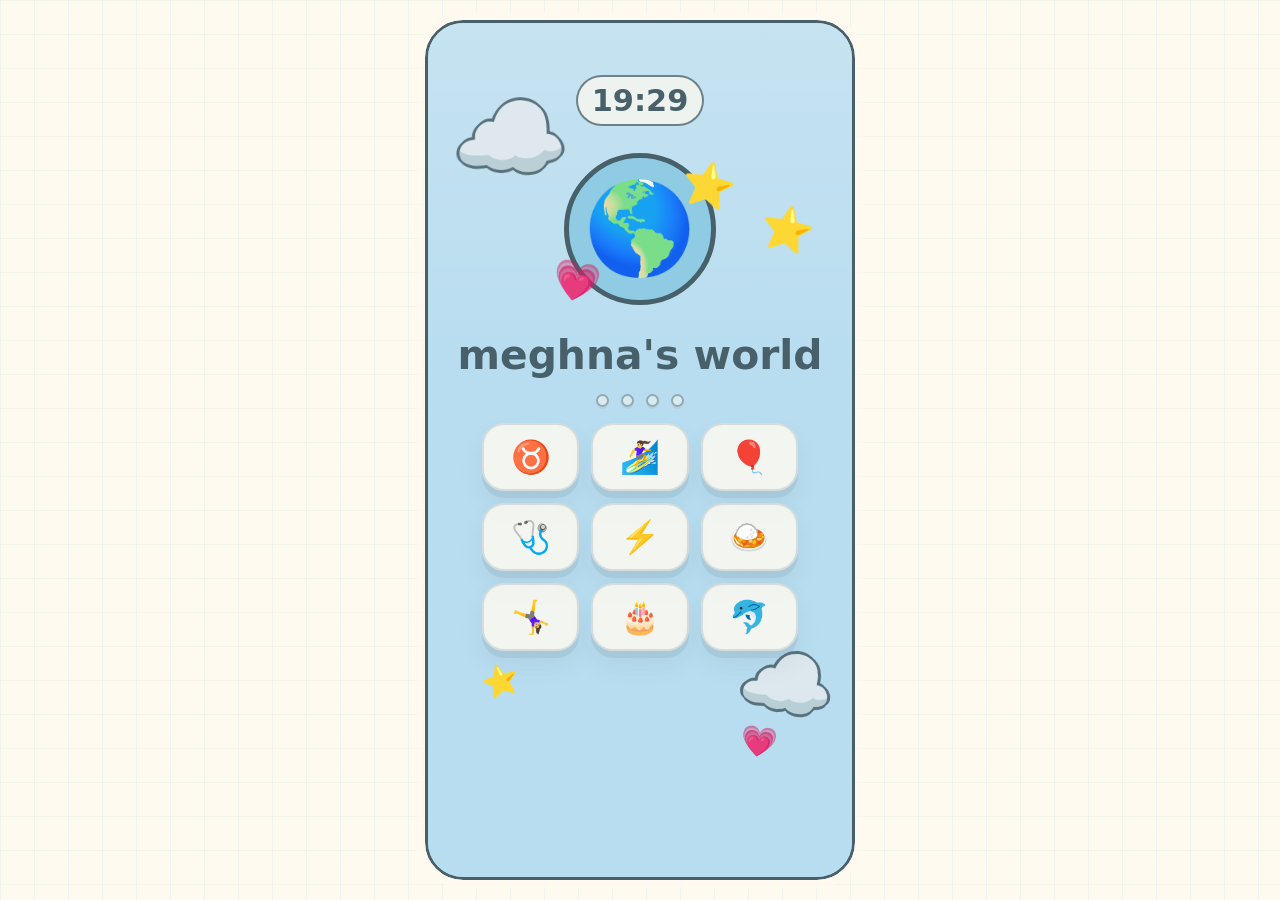
<file: index.html>
<!doctype html>
<html lang="en">
  <head>
    <meta charset="utf-8" />
    <meta name="viewport" content="width=device-width, initial-scale=1" />
    <title>meghna's world</title>
    <meta name="description" content="a soft birthday world for meghna" />
    <link rel="stylesheet" href="./styles.css" />
    <script src="./app.js" defer></script>
  </head>
  <body>
    <main class="world-page">
      <section class="world-frame" aria-label="meghna's world">
        <section class="lock-screen" data-screen="lock" aria-label="lock screen">
          <div class="sticker-cloud sticker-cloud-one" aria-hidden="true"></div>
          <div class="sticker-cloud sticker-cloud-two" aria-hidden="true"></div>
          <div class="decor-star lock-star-a" aria-hidden="true"></div>
          <div class="decor-star lock-star-b" aria-hidden="true"></div>
          <div class="decor-heart lock-heart-a" aria-hidden="true"></div>
          <p class="lock-time" data-lock-time>00:00</p>

          <div class="lock-centerpiece" aria-hidden="true">
            <div class="emoji-world">🌎</div>
            <div class="decor-star star-icon"></div>
            <div class="decor-heart heart-icon"></div>
          </div>

       <h1 class="lock-title">meghna's world</h1>

<div class="emoji-passcode" aria-label="emoji passcode lock">
  <div class="passcode-dots" aria-hidden="true">
    <span class="passcode-dot" data-passcode-dot></span>
    <span class="passcode-dot" data-passcode-dot></span>
    <span class="passcode-dot" data-passcode-dot></span>
    <span class="passcode-dot" data-passcode-dot></span>
  </div>

  <div class="emoji-keypad" data-emoji-keypad>
    <button class="emoji-key" type="button" data-passcode-key="♉" aria-label="Taurus">♉</button>
    <button class="emoji-key" type="button" data-passcode-key="🏄‍♀️" aria-label="surfer girl">🏄‍♀️</button>
    <button class="emoji-key" type="button" data-passcode-key="🎈" aria-label="balloon">🎈</button>

    <button class="emoji-key" type="button" data-passcode-key="🩺" aria-label="stethoscope">🩺</button>
    <button class="emoji-key" type="button" data-passcode-key="⚡" aria-label="lightning">⚡</button>
    <button class="emoji-key" type="button" data-passcode-key="🍛" aria-label="curry">🍛</button>

    <button class="emoji-key" type="button" data-passcode-key="🤸‍♀️" aria-label="cartwheel girl">🤸‍♀️</button>
    <button class="emoji-key" type="button" data-passcode-key="🎂" aria-label="birthday cake">🎂</button>
    <button class="emoji-key" type="button" data-passcode-key="🐬" aria-label="dolphin">🐬</button>
  </div>
</div>
          
        </section>

        <section class="phone-layer hidden" data-screen="home" aria-label="home screen">
          <section class="home-screen">
            <div class="home-wallpaper" aria-hidden="true">
              <div class="wall-cloud wall-cloud-a"></div>
              <div class="wall-cloud wall-cloud-b"></div>
              <div class="decor-star wall-star"></div>
              <div class="decor-star wall-star-small"></div>
              <div class="decor-heart wall-heart"></div>
              <div class="decor-heart wall-heart-small"></div>
            </div>

            <div class="home-name-card">
              <div class="emoji-world home-mini-earth" aria-hidden="true">🌎</div>
              <p>meghna's world</p>
            </div>

            <nav class="app-grid" aria-label="apps" data-app-grid></nav>

            <footer class="home-credits" aria-label="site credits">
              <p>♉ Launched for Meghna's 27th Birthday</p>
              <p>🧰 Last update <span data-last-update></span></p>
              <p>💌 Made with love by <a href="https://x.com/kyrawhoo" target="_blank" rel="noopener noreferrer">@kyrawhoo</a></p>
            </footer>
          </section>

          <section class="app-window hidden" data-app-window aria-live="polite">
            <header class="app-window-header">
              <button class="round-icon-button" type="button" data-close-app aria-label="home">
                <span aria-hidden="true">home</span>
              </button>
              <h2 data-app-title></h2>
            </header>
            <div class="app-window-content" data-app-content></div>
          </section>
        </section>
      </section>
    </main>
  </body>
</html>
</file>
<file: styles.css>
:root {
  --cream: #fffaf0;
  --blue: #b8ddf0;
  --blue-deep: #8fcbe2;
  --teal: #7fb8b1;
  --sage: #cfe2c7;
  --butter: #fff0a8;
  --coral: #ef8f83;
  --peach: #ffd4b8;
  --ink: #48606a;
  --line: rgba(72, 96, 106, 0.78);
}

* {
  box-sizing: border-box;
}

html,
body {
  min-height: 100%;
  margin: 0;
}

body {
  background:
    linear-gradient(90deg, rgba(184, 221, 240, 0.22) 1px, transparent 1px),
    linear-gradient(180deg, rgba(207, 226, 199, 0.24) 1px, transparent 1px),
    var(--cream);
  background-size: 34px 34px;
  color: var(--ink);
  font-family:
    Nunito,
    Quicksand,
    "Avenir Next Rounded",
    "Arial Rounded MT Bold",
    ui-rounded,
    system-ui,
    sans-serif;
  letter-spacing: 0;
  -webkit-text-size-adjust: 100%;
  text-size-adjust: 100%;
}

button {
  border: 0;
  color: inherit;
  cursor: pointer;
  font: inherit;
  letter-spacing: 0;
}

img {
  display: block;
  filter: none;
  mix-blend-mode: normal;
  opacity: 1;
}

::selection {
  background: var(--butter);
}

.hidden {
  display: none !important;
}

.world-page {
  display: grid;
  min-height: 100dvh;
  place-items: center;
  padding: 18px;
}

.world-frame {
  position: relative;
  width: min(430px, calc(100vw - 28px));
  height: min(860px, calc(100dvh - 28px));
  min-height: 680px;
  overflow: hidden;
  border: 3px solid var(--ink);
  border-radius: 38px;
  background: var(--blue);
  outline: 8px solid rgba(255, 250, 240, 0.86);
}

.phone-layer,
.lock-screen,
.home-screen {
  position: absolute;
  inset: 0;
}

.lock-screen {
  display: flex;
  flex-direction: column;
  align-items: center;
  justify-content: flex-start;
  padding: 104px 24px 34px;
  background:
    linear-gradient(180deg, rgba(255, 250, 240, 0.2), transparent 42%),
    var(--blue);
}

.sticker-cloud,
.wall-cloud {
  position: absolute;
  display: grid;
  place-items: center;
  border: 0;
  background: transparent;
  color: var(--cream);
  font-family:
    "Apple Color Emoji",
    "Segoe UI Emoji",
    "Noto Color Emoji",
    sans-serif;
  line-height: 1;
  text-shadow:
    -3px 0 var(--ink),
    0 3px var(--ink),
    3px 0 var(--ink),
    0 -3px var(--ink);
}

.sticker-cloud {
  width: auto;
  height: auto;
  font-size: 5.8rem;
  opacity: 0.86;
}

.sticker-cloud::before,
.wall-cloud::before {
  content: "☁️";
}

.sticker-cloud-one {
  left: 24px;
  top: 70px;
  transform: rotate(-4deg);
}

.sticker-cloud-two {
  right: 18px;
  bottom: 154px;
  font-size: 4.8rem;
  transform: rotate(5deg);
}

.lock-time {
  position: absolute;
  top: 52px;
  margin: 0;
  padding: 6px 14px;
  border: 2px solid var(--line);
  border-radius: 999px;
  background: rgba(255, 250, 240, 0.72);
  font-size: clamp(1.25rem, 5vw, 1.9rem);
  font-weight: 800;
}

.lock-centerpiece {
  position: relative;
  width: 152px;
  height: 152px;
  flex: 0 0 auto;
  margin: 26px 0 24px;
  z-index: 2;
}

.emoji-world {
  display: grid;
  width: 152px;
  height: 152px;
  place-items: center;
  border: 5px solid var(--ink);
  border-radius: 999px;
  background: var(--blue-deep);
  font-family:
    "Apple Color Emoji",
    "Segoe UI Emoji",
    "Noto Color Emoji",
    sans-serif;
  font-size: 5.6rem;
  line-height: 1;
}

.earth-icon {
  width: 152px;
  height: 152px;
  border: 5px solid var(--ink);
  border-radius: 999px;
  background:
    radial-gradient(circle at 35% 32%, var(--cream) 0 4px, transparent 5px),
    radial-gradient(circle at 70% 42%, var(--cream) 0 3px, transparent 4px),
    linear-gradient(90deg, transparent 47%, rgba(72, 96, 106, 0.42) 48% 52%, transparent 53%),
    linear-gradient(0deg, transparent 48%, rgba(72, 96, 106, 0.42) 49% 51%, transparent 52%),
    var(--blue-deep);
}

.decor-star,
.decor-heart,
.star-icon,
.heart-icon,
.wall-star,
.wall-heart {
  display: grid;
  place-items: center;
  width: 48px;
  height: 48px;
  border: 0;
  background: transparent;
  font-family:
    "Apple Color Emoji",
    "Segoe UI Emoji",
    "Noto Color Emoji",
    sans-serif;
  line-height: 1;
  transform: rotate(12deg);
}

.decor-star::before,
.star-icon::before,
.wall-star::before {
  content: "⭐";
  font-size: 2.7rem;
}

.decor-heart::before,
.heart-icon::before,
.wall-heart::before {
  content: "💗";
  font-size: 2.4rem;
}

.lock-centerpiece .star-icon,
.lock-centerpiece .heart-icon,
.wall-star,
.wall-heart,
.lock-star-a,
.lock-star-b,
.lock-heart-a,
.wall-star-small,
.wall-heart-small {
  position: absolute;
}

.lock-centerpiece .star-icon {
  right: -13px;
  top: 8px;
}

.lock-centerpiece .heart-icon {
  bottom: 0;
  left: -12px;
}

.lock-star-a {
  top: 182px;
  right: 44px;
}

.lock-star-b {
  left: 54px;
  bottom: 178px;
  width: 34px;
  height: 34px;
  transform: rotate(-16deg);
}

.lock-star-b::before {
  font-size: 1.9rem;
}

.lock-heart-a {
  right: 78px;
  bottom: 118px;
  width: 34px;
  height: 34px;
  transform: rotate(8deg);
}

.lock-heart-a::before {
  font-size: 1.85rem;
}

.lock-title {
  position: relative;
  z-index: 2;
  margin: 6px 0 0;
  color: var(--ink);
  font-size: clamp(1.85rem, 7vw, 2.55rem);
  font-weight: 900;
  line-height: 1;
  text-align: center;
}

.swipe-button {
  position: absolute;
  bottom: 38px;
  left: 50%;
  display: grid;
  min-width: 142px;
  place-items: center;
  gap: 9px;
  transform: translateX(-50%);
  border: 2px solid var(--line);
  border-radius: 999px;
  background: rgba(255, 250, 240, 0.72);
  padding: 10px 18px 12px;
  font-size: 0.9rem;
  font-weight: 800;
}

.swipe-handle {
  width: 50px;
  height: 6px;
  border: 2px solid var(--line);
  border-radius: 999px;
  background: var(--cream);
}

.home-screen {
  display: flex;
  flex-direction: column;
  gap: 20px;
  overflow: hidden;
  padding: 32px 22px 24px;
  background:
    linear-gradient(180deg, rgba(255, 250, 240, 0.24), transparent 48%),
    var(--blue);
}

.home-wallpaper {
  position: absolute;
  inset: 0;
  pointer-events: none;
}

.wall-cloud {
  width: auto;
  height: auto;
  font-size: 5.8rem;
  opacity: 0.72;
}

.wall-cloud-a {
  left: -26px;
  top: 100px;
  transform: rotate(-7deg);
}

.wall-cloud-b {
  right: -34px;
  top: 232px;
  font-size: 5.5rem;
  transform: rotate(8deg);
}

.wall-star {
  right: 24px;
  top: 72px;
}

.wall-heart {
  bottom: 138px;
  left: 22px;
}

.wall-star-small {
  right: 116px;
  bottom: 196px;
  width: 32px;
  height: 32px;
  transform: rotate(-12deg);
}

.wall-star-small::before {
  font-size: 1.85rem;
}

.wall-heart-small {
  right: 42px;
  bottom: 108px;
  width: 32px;
  height: 32px;
  transform: rotate(10deg);
}

.wall-heart-small::before {
  font-size: 1.8rem;
}

.home-name-card {
  position: relative;
  z-index: 1;
  display: flex;
  align-items: center;
  gap: 12px;
  width: fit-content;
  max-width: 100%;
  padding: 8px 16px 8px 9px;
}

.home-mini-earth {
  width: 48px;
  height: 48px;
  border: 0;
  background: transparent;
  font-size: 1.75rem;
}

.home-name-card p {
  margin: 0;
  font-size: 1.02rem;
  font-weight: 900;
}

.app-grid {
  position: relative;
  z-index: 1;
  display: grid;
  grid-template-columns: repeat(2, max-content);
  justify-content: center;
  column-gap: 50px;
  row-gap: 16px;
  margin-top: -4px;
}

.app-icon-button {
  display: grid;
  min-width: 0;
  place-items: center;
  gap: 10px;
  background: transparent;
}

.app-icon-tile {
  display: grid;
  width: clamp(96px, 28vw, 124px);
  aspect-ratio: 1;
  place-items: center;
  border: 3px solid var(--ink);
  border-radius: 28px;
  font-family:
    "Apple Color Emoji",
    "Segoe UI Emoji",
    "Noto Color Emoji",
    sans-serif;
  font-size: 3.35rem;
  font-weight: 950;
  line-height: 1;
}

.app-icon-label {
  max-width: 100%;
  overflow-wrap: anywhere;
  border: 2px solid rgba(72, 96, 106, 0.58);
  border-radius: 999px;
  background: rgba(255, 250, 240, 0.78);
  padding: 5px 11px 6px;
  font-size: 0.86rem;
  font-weight: 900;
}

.home-credits {
  position: relative;
  z-index: 1;
  display: grid;
  gap: 5px;
  margin-top: auto;
  border: none !important;
  border-radius: 0 !important;
  outline: none !important;
  background: none !important;
  box-shadow: none !important;
  padding: 0 !important;
  font-size: 0.69rem;
  font-weight: 850;
  line-height: 1.25;
  text-align: center;
}

.home-credits p {
  margin: 0;
}

.home-credits a {
  color: var(--ink);
  text-decoration: underline;
  text-decoration-thickness: 2px;
  text-underline-offset: 2px;
}

.app-window {
  position: absolute;
  inset: 12px;
  z-index: 5;
  display: flex;
  flex-direction: column;
  overflow: hidden;
  border: 3px solid var(--ink);
  border-radius: 30px;
  background: var(--cream);
}

.app-window-header {
  display: grid;
  grid-template-columns: 58px 1fr 58px;
  align-items: center;
  gap: 10px;
  border-bottom: 3px solid var(--ink);
  background: var(--app-accent);
  padding: 12px;
}

.app-window-header h2 {
  margin: 0;
  font-size: 1.08rem;
  font-weight: 950;
  text-align: center;
}

.round-icon-button {
  display: grid;
  min-width: 42px;
  min-height: 38px;
  place-items: center;
  border: 2px solid var(--line);
  border-radius: 999px;
  background: var(--cream);
  padding: 0 10px;
  font-size: 0.78rem;
  font-weight: 950;
  line-height: 1;
}

.round-icon-button:hover {
  background: var(--butter);
}

.app-window-content {
  position: relative;
  flex: 1;
  overflow: auto;
  scrollbar-color: var(--sage) transparent;
  scrollbar-width: thin;
}

.app-window-content::-webkit-scrollbar {
  width: 8px;
}

.app-window-content::-webkit-scrollbar-thumb {
  border-radius: 999px;
  background: var(--sage);
}

.messages-app,
.photos-app,
.notes-app,
.blahaj-app,
.raye-app {
  min-height: 100%;
  padding: 18px;
}

.message-intro,
.photos-heading,
.notes-heading,
.blahaj-heading,
.raye-intro {
  display: flex;
  align-items: center;
  justify-content: space-between;
  gap: 14px;
  margin-bottom: 16px;
  border: 2px solid var(--line);
  border-radius: 22px;
  background: rgba(255, 250, 240, 0.72);
  padding: 13px 14px;
}

.message-intro p,
.photos-heading p,
.notes-heading p,
.blahaj-heading p,
.detail-topbar p {
  margin: 0;
  font-size: 1.05rem;
  font-weight: 950;
}

.heading-shark {
  font-family:
    "Apple Color Emoji",
    "Segoe UI Emoji",
    "Noto Color Emoji",
    sans-serif;
  font-size: 2rem;
  line-height: 1;
}

.message-list,
.notes-stack {
  display: grid;
  gap: 13px;
}

.message-row {
  display: grid;
  grid-template-columns: 54px 1fr;
  align-items: center;
  gap: 12px;
  min-width: 0;
  border: 2px solid rgba(72, 96, 106, 0.62);
  border-radius: 22px;
  background: #fffdf8;
  padding: 10px;
  text-align: left;
}

.message-avatar {
  display: grid;
  width: 54px;
  aspect-ratio: 1;
  place-items: center;
  border: 2px solid var(--line);
  border-radius: 20px;
  color: var(--ink);
  font-size: 1.35rem;
  font-weight: 950;
  text-transform: lowercase;
}

.message-row-copy {
  min-width: 0;
}

.message-row-top {
  display: flex;
  align-items: center;
  justify-content: space-between;
  gap: 8px;
  min-width: 0;
}

.message-row-top strong {
  overflow: hidden;
  font-size: 0.98rem;
  font-weight: 950;
  text-overflow: ellipsis;
}

.message-unread-dot {
  flex: 0 0 auto;
  width: 13px;
  height: 13px;
  border: 2px solid rgba(72, 96, 106, 0.44);
  border-radius: 999px;
  background: var(--blue-deep);
}

.message-row-copy > span:last-child {
  display: block;
  margin-top: 3px;
  overflow: hidden;
  font-size: 0.82rem;
  font-weight: 750;
  opacity: 0.76;
  text-overflow: ellipsis;
  white-space: nowrap;
}

.detail-topbar {
  display: grid;
  grid-template-columns: 58px 1fr 42px;
  align-items: center;
  gap: 10px;
  margin-bottom: 18px;
}

.detail-topbar p {
  text-align: center;
}

.message-note-stage {
  position: relative;
  display: grid;
  min-height: 310px;
  place-items: center;
  border: 3px solid var(--ink);
  border-radius: 20px;
  padding: 22px;
}

.paper-tape {
  position: absolute;
  top: -14px;
  width: 58px;
  height: 25px;
  border: 2px solid var(--line);
  border-radius: 8px;
}

.paper-tape-left {
  left: 34px;
  transform: rotate(-7deg);
}

.paper-tape-right {
  right: 34px;
  transform: rotate(6deg);
}

.message-image {
  width: 100%;
  max-height: 430px;
  object-fit: contain;
  border: 2px solid rgba(72, 96, 106, 0.46);
  border-radius: 14px;
  background: var(--cream);
}

.message-placeholder {
  display: grid;
  place-items: center;
  gap: 10px;
  max-width: 230px;
  text-align: center;
}

.message-detail-note {
  margin: 18px 0 0;
  border: 2px solid rgba(72, 96, 106, 0.48);
  border-radius: 18px;
  background: rgba(207, 226, 199, 0.44);
  padding: 12px 14px;
  font-size: 0.9rem;
  font-weight: 800;
  line-height: 1.45;
}

.photo-grid {
  display: grid;
  grid-template-columns: repeat(2, minmax(0, 1fr));
  gap: 16px 12px;
  padding-bottom: 12px;
}

.photo-card {
  position: relative;
  display: grid;
  gap: 8px;
  min-width: 0;
  border: 2px solid var(--line);
  border-radius: 12px;
  background: var(--photo-paper);
  padding: 10px 10px 12px;
  transition: transform 160ms ease;
}

.photo-card:hover {
  transform: translateY(-4px);
}

.photo-tape {
  position: absolute;
  top: -9px;
  left: 50%;
  width: 48px;
  height: 18px;
  transform: translateX(-50%) rotate(-3deg);
  border: 2px solid rgba(72, 96, 106, 0.48);
  border-radius: 6px;
  background: var(--photo-tape);
}

.photo-image-slot {
  display: grid;
  width: 100%;
  aspect-ratio: 1;
  place-items: center;
  overflow: hidden;
  border: 2px solid rgba(72, 96, 106, 0.44);
  border-radius: 10px;
  background: var(--photo-fill);
}

.photo-image-slot img,
.photo-lightbox-image img {
  width: 100%;
  height: 100%;
  object-fit: cover;
}

.photo-caption {
  display: block;
  min-height: 2.55em;
  font-size: 0.82rem;
  font-weight: 900;
  line-height: 1.25;
  text-align: center;
}

.photo-lightbox {
  position: absolute;
  inset: 0;
  z-index: 4;
  display: grid;
  place-items: center;
  background: rgba(255, 250, 240, 0.72);
  padding: 18px;
}

.photo-lightbox-card {
  display: grid;
  gap: 12px;
  width: min(100%, 310px);
  border: 3px solid var(--ink);
  border-radius: 20px;
  background: var(--cream);
  padding: 12px;
}

.photo-lightbox-card .round-icon-button {
  justify-self: end;
}

.photo-lightbox-image {
  display: grid;
  aspect-ratio: 1;
  place-items: center;
  overflow: hidden;
  border: 2px solid var(--line);
  border-radius: 14px;
}

.photo-lightbox-card p {
  margin: 0;
  font-size: 0.95rem;
  font-weight: 950;
  text-align: center;
}

.notes-heading {
  justify-content: center;
  margin-bottom: 18px;
}

.notes-heading p {
  font-size: 1.28rem;
  text-align: center;
}

.note-card {
  display: block;
  width: 100%;
  min-height: 132px;
  border: 3px solid var(--ink);
  border-radius: 22px;
  padding: 22px 18px;
  text-align: left;
}

.note-card h3 {
  display: flex;
  align-items: center;
  gap: 8px;
  margin: 0 0 12px;
  font-size: 1.08rem;
  font-weight: 950;
  line-height: 1.18;
}

.note-card p {
  margin: 0;
  font-size: 0.94rem;
  font-weight: 800;
  line-height: 1.42;
}

.note-detail-card {
  border: 3px solid var(--ink);
  border-radius: 22px;
  padding: 20px 18px;
}

.note-detail-card h3 {
  display: flex;
  align-items: center;
  gap: 8px;
  margin: 0 0 14px;
  font-size: 1.15rem;
  font-weight: 950;
  line-height: 1.2;
}

.note-emoji {
  flex: 0 0 auto;
  font-family:
    "Apple Color Emoji",
    "Segoe UI Emoji",
    "Noto Color Emoji",
    sans-serif;
  line-height: 1;
}

.note-detail-body {
  display: grid;
  gap: 10px;
}

.note-detail-body a {
  display: block;
  color: var(--ink);
  text-decoration: none;
}

.note-detail-body a:hover {
  text-decoration: underline;
}

.note-line {
  margin: 0;
  border: 2px solid rgba(72, 96, 106, 0.38);
  border-radius: 14px;
  background: rgba(255, 250, 240, 0.6);
  padding: 10px 12px;
  font-size: 0.9rem;
  font-weight: 800;
  line-height: 1.4;
}

.raye-app {
  display: flex;
  flex-direction: column;
}

.raye-intro {
  justify-content: center;
  min-height: 128px;
  background:
    radial-gradient(circle at 18% 22%, rgba(255, 240, 168, 0.5) 0 12px, transparent 13px),
    radial-gradient(circle at 86% 76%, rgba(207, 226, 199, 0.6) 0 15px, transparent 16px),
    rgba(255, 228, 223, 0.72);
  text-align: center;
}

.raye-intro h3 {
  max-width: 230px;
  margin: 0;
  font-size: 1.34rem;
  font-weight: 950;
  line-height: 1.08;
}

.raye-kiss {
  display: grid;
  width: 52px;
  aspect-ratio: 1;
  place-items: center;
  border: 2px solid var(--line);
  border-radius: 18px;
  background: var(--cream);
  font-family:
    "Apple Color Emoji",
    "Segoe UI Emoji",
    "Noto Color Emoji",
    sans-serif;
  font-size: 2rem;
  line-height: 1;
}

.raye-mood-grid {
  display: grid;
  grid-template-columns: repeat(2, minmax(0, 1fr));
  gap: 12px;
  padding-bottom: 12px;
}

.raye-mood-button {
  display: grid;
  min-height: 92px;
  min-width: 0;
  place-items: center;
  gap: 7px;
  border: 2px solid var(--line);
  border-radius: 20px;
  background: #fffdf8;
  padding: 12px 10px;
  text-align: center;
  transition: transform 160ms ease;
}

.raye-mood-button:hover {
  transform: translateY(-3px);
}

.raye-mood-button span {
  font-family:
    "Apple Color Emoji",
    "Segoe UI Emoji",
    "Noto Color Emoji",
    sans-serif;
  font-size: 1.8rem;
  line-height: 1;
}

.raye-mood-button strong {
  max-width: 100%;
  overflow-wrap: anywhere;
  font-size: 0.84rem;
  font-weight: 950;
  line-height: 1.15;
}

.raye-topbar {
  grid-template-columns: 58px 1fr 42px;
}

.raye-lyric-card {
  position: relative;
  display: grid;
  gap: 16px;
  margin-top: 8px;
  border: 3px solid var(--ink);
  border-radius: 22px;
  background:
    linear-gradient(180deg, rgba(255, 250, 240, 0.8), rgba(255, 228, 223, 0.42)),
    var(--cream);
  padding: 26px 18px 20px;
}

.raye-lyric-card .paper-tape {
  background: var(--peach);
}

.raye-count {
  justify-self: center;
  margin: 0;
  border: 2px solid rgba(72, 96, 106, 0.38);
  border-radius: 999px;
  background: rgba(255, 240, 168, 0.58);
  padding: 5px 11px 6px;
  font-size: 0.76rem;
  font-weight: 950;
}

.raye-lyric-card blockquote {
  margin: 0;
  border: 2px solid rgba(72, 96, 106, 0.38);
  border-radius: 18px;
  background: rgba(255, 250, 240, 0.72);
  padding: 22px 16px;
  font-size: 1.42rem;
  font-weight: 950;
  line-height: 1.18;
  text-align: center;
}

.raye-song-meta {
  display: grid;
  gap: 5px;
  margin: 0;
  text-align: center;
}

.raye-song-meta strong {
  font-size: 1rem;
  font-weight: 950;
}

.raye-song-meta span {
  font-size: 0.84rem;
  font-weight: 800;
  line-height: 1.3;
}

.raye-actions {
  display: flex;
  flex-wrap: wrap;
  justify-content: center;
  gap: 9px;
}

.raye-spotify-link {
  display: grid;
  min-height: 38px;
  place-items: center;
  border: 2px solid var(--line);
  border-radius: 999px;
  background: var(--sage);
  color: var(--ink);
  padding: 0 12px;
  font-size: 0.78rem;
  font-weight: 950;
  line-height: 1;
  text-decoration: none;
}

.raye-spotify-link:hover {
  background: var(--butter);
}

.plush-grid {
  display: grid;
  grid-template-columns: repeat(2, minmax(0, 1fr));
  gap: 14px;
}

.plush-card {
  display: grid;
  gap: 8px;
  min-width: 0;
  margin: 0;
  border: 2px solid var(--line);
  border-radius: 16px;
  background: #fffdf8;
  padding: 10px;
}

.plush-card img {
  width: 100%;
  aspect-ratio: 1;
  object-fit: cover;
  border: 2px solid rgba(72, 96, 106, 0.44);
  border-radius: 12px;
  background: #d6eef6;
}

.plush-card figcaption {
  margin: 0;
  min-height: 2.4em;
  font-size: 0.82rem;
  font-weight: 950;
  line-height: 1.2;
  text-align: center;
}

@media (max-width: 520px) {
  .world-page {
    min-height: 100dvh;
    padding: 14px;
    place-items: center;
  }

  .world-frame {
    width: min(430px, calc(100vw - 28px));
    height: min(860px, calc(100dvh - 28px));
    min-height: 680px;
    border: 3px solid var(--ink);
    border-radius: 38px;
    outline: 8px solid rgba(255, 250, 240, 0.86);
  }

  .home-screen {
    gap: 18px;
    padding: 32px 22px 24px;
  }

  .home-name-card {
    transform: none;
    max-width: 72%;
    padding: 8px 16px 8px 9px;
  }

  .home-mini-earth {
    width: 48px;
    height: 48px;
    font-size: 1.75rem;
  }

  .home-name-card p {
    font-size: 1.02rem;
    white-space: nowrap;
  }

  .app-window {
    inset: 12px;
    border: 3px solid var(--ink);
    border-radius: 30px;
  }

  .app-grid {
    grid-template-columns: repeat(2, max-content);
    justify-content: center;
    column-gap: 44px;
    row-gap: 16px;
    margin-top: -6px;
  }

  .app-icon-tile {
    width: clamp(96px, 28vw, 124px);
    border-radius: 28px;
  }

  .app-icon-label {
    font-size: 0.86rem;
  }

  .home-credits {
    font-size: 0.69rem;
    padding: 10px 12px;
  }

  .photo-grid {
    gap: 12px 10px;
  }

  .note-card {
    min-height: 124px;
    padding: 20px 16px;
  }

  .note-detail-card {
    padding: 18px 15px;
  }

  .raye-intro {
    min-height: 118px;
  }

  .raye-lyric-card blockquote {
    font-size: 1.22rem;
  }
}

@media (max-height: 720px) {
  .world-frame {
    min-height: 100dvh;
  }

  .app-icon-tile {
    width: clamp(82px, 21dvh, 96px);
    border-radius: 22px;
  }

  .home-screen {
    gap: 12px;
    padding-bottom: 16px;
  }

  .app-grid {
    column-gap: 40px;
    row-gap: 11px;
    margin-top: -4px;
  }

  .app-icon-label {
    padding: 4px 10px 5px;
    font-size: 0.78rem;
  }

  .home-credits {
    gap: 3px;
    padding: 8px 10px;
    font-size: 0.62rem;
  }

  .lock-screen {
    padding-top: 84px;
  }

  .lock-centerpiece {
    width: 130px;
    height: 130px;
    margin-bottom: 24px;
  }

  .emoji-world {
    width: 130px;
    height: 130px;
    font-size: 4.7rem;
  }

  .emoji-passcode {
    width: min(292px, 86%);
    gap: 13px;
  }

  .emoji-key {
    min-height: 58px;
    border-radius: 19px;
    font-size: 1.75rem;
  }

  .lock-title {
    margin-top: 24px;
    font-size: clamp(1.65rem, 6.5vw, 2.25rem);
  }
}

/* no credits-specific styling */

.credits-app {
  min-height: 100%;
  display: flex;
  align-items: flex-start;
  justify-content: center;
  padding: 2rem 1.35rem;
}

.credits-card {
  width: min(100%, 34rem);
  background: #fff0a8;
  border: 0.22rem solid #48616a;
  border-radius: 2rem;
  padding: 2rem 1.6rem;
  text-align: center;
  box-shadow: 0.45rem 0.45rem 0 #cfe2c7;
}

.credits-icon {
  width: 4.5rem;
  height: 4.5rem;
  display: grid;
  place-items: center;
  margin: 0 auto 0.75rem;
  background: #ffe4df;
  border: 0.18rem solid #48616a;
  border-radius: 999px;
  font-size: 1.2rem;
}

.credits-card p {
  margin: 0.75rem auto 0;
  max-width: 26rem;
  font-size: clamp(0.63rem, 2.1vw, 0.87rem);
  line-height: 1.45;
  color: #48616a;
}

.credits-card p {
  margin: 0 auto;
  max-width: 26rem;
  font-size: clamp(0.63rem, 2.1vw, 0.87rem);
  line-height: 1.45;
  color: #48616a;
}

.credits-signoff {
  margin-top: 1rem !important;
  font-weight: 800;
}

/* emoji passcode lock screen */

.emoji-passcode {
  position: relative;
  z-index: 2;
  width: min(316px, 86%);
  display: flex;
  flex-direction: column;
  align-items: center;
  gap: 16px;
  margin: 18px 0 0;
}

.passcode-dots {
  display: flex;
  justify-content: center;
  gap: 12px;
}

.passcode-dot {
  width: 13px;
  height: 13px;
  border-radius: 999px;
  border: 2px solid rgba(72, 96, 106, 0.48);
  background: rgba(255, 250, 240, 0.48);
  box-shadow: 0 2px 0 rgba(72, 96, 106, 0.08);
  transition:
    background 160ms ease,
    transform 160ms ease,
    border-color 160ms ease;
}

.passcode-dot.filled {
  background: var(--coral);
  border-color: var(--coral);
  transform: scale(1.1);
}

.emoji-keypad {
  display: grid;
  grid-template-columns: repeat(3, 1fr);
  gap: 12px;
  width: 100%;
}

.emoji-key {
  appearance: none;
  display: grid;
  min-height: 68px;
  place-items: center;
  border: 2px solid rgba(72, 96, 106, 0.16);
  border-radius: 22px;
  background: rgba(255, 250, 240, 0.82);
  box-shadow:
    0 7px 0 rgba(72, 96, 106, 0.1),
    0 14px 24px rgba(72, 96, 106, 0.08);
  font-family:
    "Apple Color Emoji",
    "Segoe UI Emoji",
    "Noto Color Emoji",
    sans-serif;
  font-size: 2rem;
  line-height: 1;
  cursor: pointer;
  transition:
    transform 140ms ease,
    box-shadow 140ms ease,
    background 140ms ease;
}

.emoji-key:hover {
  transform: translateY(-2px);
  background: rgba(255, 240, 168, 0.9);
  box-shadow:
    0 9px 0 rgba(72, 96, 106, 0.1),
    0 16px 28px rgba(72, 96, 106, 0.1);
}

.emoji-key:active {
  transform: translateY(3px);
  box-shadow:
    0 3px 0 rgba(72, 96, 106, 0.1),
    0 8px 18px rgba(72, 96, 106, 0.08);
}

.passcode-shake {
  animation: passcode-shake 420ms ease;
}

@keyframes passcode-shake {
  0% {
    transform: translateX(0);
  }

  20% {
    transform: translateX(-9px);
  }

  40% {
    transform: translateX(9px);
  }

  60% {
    transform: translateX(-7px);
  }

  80% {
    transform: translateX(7px);
  }

  100% {
    transform: translateX(0);
  }
}

.credits-break {
  height: 0.75rem;
}

.credits-break-large {
  height: 1.2rem;
}

@media (max-width: 520px) and (max-height: 720px) {
  .app-grid {
    column-gap: 44px;
    row-gap: 11px;
    margin-top: -6px;
  }
}
</file>
